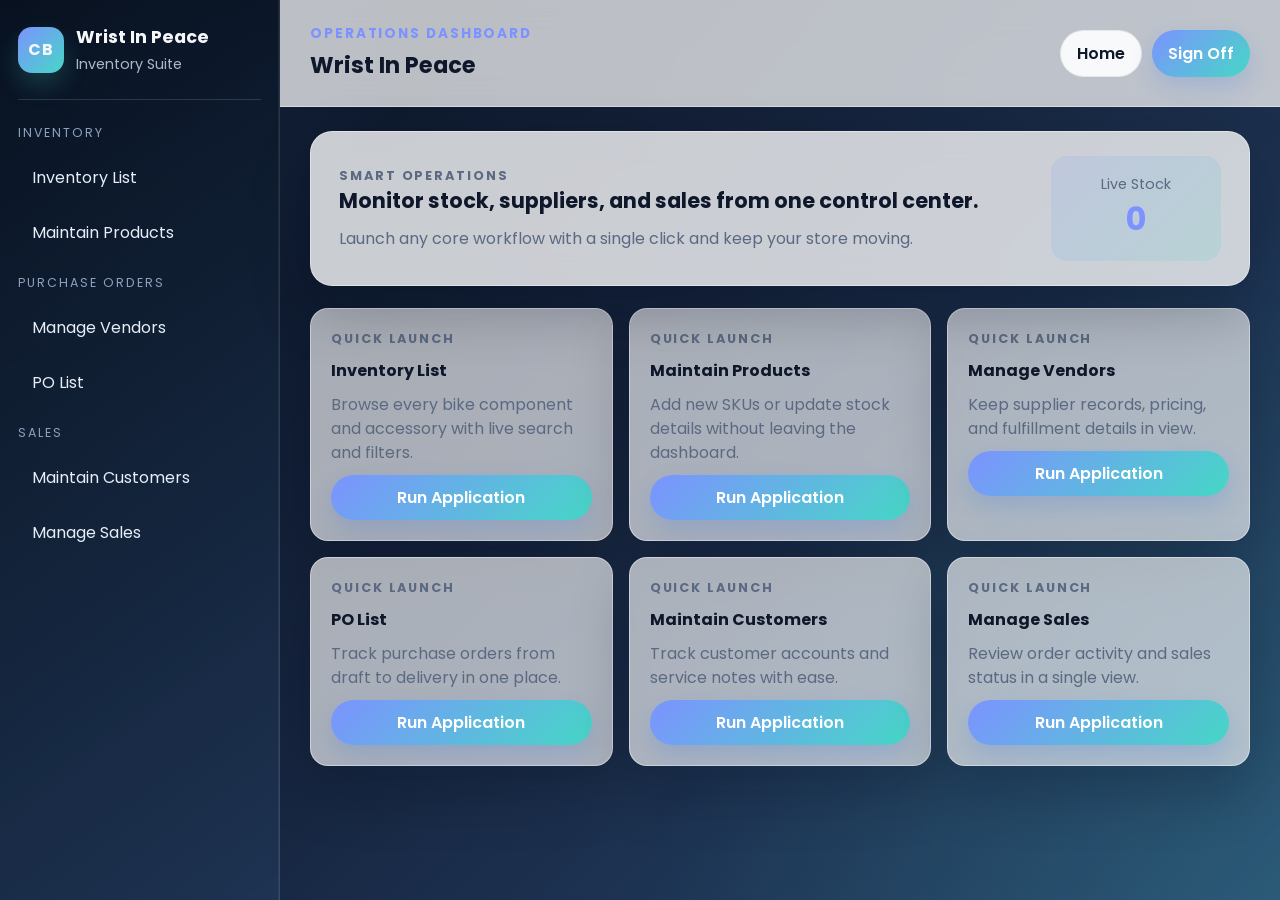
<file: index.html>
<!DOCTYPE html>
<html lang="en">
  <head>
    <meta charset="UTF-8" />
    <meta name="viewport" content="width=device-width, initial-scale=1.0" />
    <title>Wrist In Peace</title>
    <link rel="stylesheet" href="styles.css" />
    <script src="app.js" defer></script>
  </head>
  <body>
    <div class="app-shell">
      <aside class="sidebar">
        <div class="brand-block">
          <div class="brand-badge">CB</div>
          <div>
            <h1>Wrist In Peace</h1>
            <p>Inventory Suite</p>
          </div>
        </div>

        <nav class="sidebar-nav" aria-label="Primary navigation">
          <div class="nav-group">
            <p class="nav-heading">Inventory</p>
            <button class="nav-link active" data-view="inventory-list">Inventory List</button>
            <button class="nav-link" data-view="maintain-products">Maintain Products</button>
          </div>

          <div class="nav-group">
            <p class="nav-heading">Purchase Orders</p>
            <button class="nav-link" data-view="vendors">Manage Vendors</button>
            <button class="nav-link" data-view="po-list">PO List</button>
          </div>

          <div class="nav-group">
            <p class="nav-heading">Sales</p>
            <button class="nav-link" data-view="customers">Maintain Customers</button>
            <button class="nav-link" data-view="sales">Manage Sales</button>
          </div>
        </nav>
      </aside>

      <div class="content-panel">
        <header class="topbar">
          <div>
            <p class="topbar-kicker">Operations Dashboard</p>
            <h2>Wrist In Peace</h2>
          </div>
          <div class="topbar-actions">
            <button id="home-btn" class="btn btn-secondary">Home</button>
            <button id="signoff-btn" class="btn btn-primary">Sign Off</button>
          </div>
        </header>

        <main class="main-content">
          <section id="dashboard-view" class="view active">
            <div class="hero-card">
              <div>
                <p class="eyebrow">Smart operations</p>
                <h3>Monitor stock, suppliers, and sales from one control center.</h3>
                <p>Launch any core workflow with a single click and keep your store moving.</p>
              </div>
              <div class="hero-stat">
                <span>Live Stock</span>
                <strong id="stock-count">0</strong>
              </div>
            </div>

            <div id="quick-launch-grid" class="quick-launch-grid"></div>
          </section>

          <section id="inventory-list-view" class="view">
            <div class="section-heading">
              <div>
                <p class="eyebrow">Inventory</p>
                <h3>Inventory List</h3>
              </div>
              <button class="btn btn-primary" data-view="maintain-products">Add Product</button>
            </div>

            <div class="toolbar-card">
              <label class="field">
                <span>Search</span>
                <input id="inventory-search" type="search" placeholder="Search by item name or ID" />
              </label>
              <label class="field">
                <span>Category</span>
                <select id="inventory-category">
                  <option value="all">All Categories</option>
                </select>
              </label>
            </div>

            <div class="table-card">
              <table>
                <thead>
                  <tr>
                    <th>Item ID</th>
                    <th>Item Name</th>
                    <th>Category</th>
                    <th>Stock</th>
                    <th>Unit Price</th>
                    <th>Supplier</th>
                    <th>Photo</th>
                    <th>Actions</th>
                  </tr>
                </thead>
                <tbody id="inventory-table-body"></tbody>
              </table>
            </div>
          </section>

          <section id="maintain-products-view" class="view">
            <div class="section-heading">
              <div>
                <p class="eyebrow">Inventory</p>
                <h3 id="product-form-title">Maintain Products</h3>
              </div>
              <button id="reset-form-btn" class="btn btn-secondary">Reset</button>
            </div>

            <div class="form-grid">
              <form id="product-form" class="card form-card">
                <input type="hidden" id="item-id" />
                <label class="field">
                  <span>Item ID</span>
                  <select id="product-id" name="productId" required>
                    <option value="">Select an item</option>
                  </select>
                </label>
                <label class="field">
                  <span>Item Name</span>
                  <input id="product-name" name="productName" type="text" placeholder="Carbon Fiber Frame" required />
                </label>
                <label class="field">
                  <span>Category</span>
                  <select id="product-category" name="productCategory" required>
                    <option value="">Select Category</option>
                    <option value="Rolex">Rolex</option>
                    <option value="Patek Philippe">Patek Philippe</option>
                    <option value="Richard Mille">Richard Mille</option>
                    <option value="Complications">Complications</option>
                  </select>
                </label>
                <label class="field">
                  <span>Stock Quantity</span>
                  <input id="product-stock" name="productStock" type="number" min="0" required />
                </label>
                <label class="field">
                  <span>Unit Price</span>
                  <input id="product-price" name="productPrice" type="number" min="0" step="0.01" required />
                </label>
                <label class="field">
                  <span>Supplier / Vendor</span>
                  <input id="product-supplier" name="productSupplier" type="text" placeholder="AeroWorks" required />
                </label>
                <label class="field">
                  <span>Photo Placeholder</span>
                  <input id="product-photo" name="productPhoto" type="text" placeholder="Optional photo URL or label" />
                </label>
                <div class="form-actions">
                  <button class="btn btn-primary" type="submit">Save Product</button>
                </div>
              </form>

              <div class="card preview-card">
                <p class="eyebrow">Quick Preview</p>
                <h4 id="preview-name">Choose an item</h4>
                <div id="preview-image" class="preview-image"></div>
                <p id="preview-meta">Your product details will appear here as you edit.</p>
              </div>
            </div>
          </section>

          <section id="vendors-view" class="view">
            <div class="section-heading">
              <div>
                <p class="eyebrow">Purchase Orders</p>
                <h3>Manage Vendors</h3>
              </div>
            </div>
            <div class="card info-card">
              <p>Vendor onboarding, payment terms, and supplier performance tracking are ready for expansion.</p>
            </div>
          </section>

          <section id="po-list-view" class="view">
            <div class="section-heading">
              <div>
                <p class="eyebrow">Purchase Orders</p>
                <h3>PO List</h3>
              </div>
            </div>
            <div class="card info-card">
              <p>Purchase orders and approvals can be displayed here with line items and delivery dates.</p>
            </div>
          </section>

          <section id="customers-view" class="view">
            <div class="section-heading">
              <div>
                <p class="eyebrow">Sales</p>
                <h3>Maintain Customers</h3>
              </div>
            </div>
            <div class="card info-card">
              <p>Customer accounts and loyalty information are set up to grow with your storefront.</p>
            </div>
          </section>

          <section id="sales-view" class="view">
            <div class="section-heading">
              <div>
                <p class="eyebrow">Sales</p>
                <h3>Manage Sales</h3>
              </div>
            </div>
            <div class="card info-card">
              <p>Sales orders, returns, and fulfillment workflows can be managed from this view.</p>
            </div>
          </section>
        </main>
      </div>
    </div>
  </body>
</html>
</file>
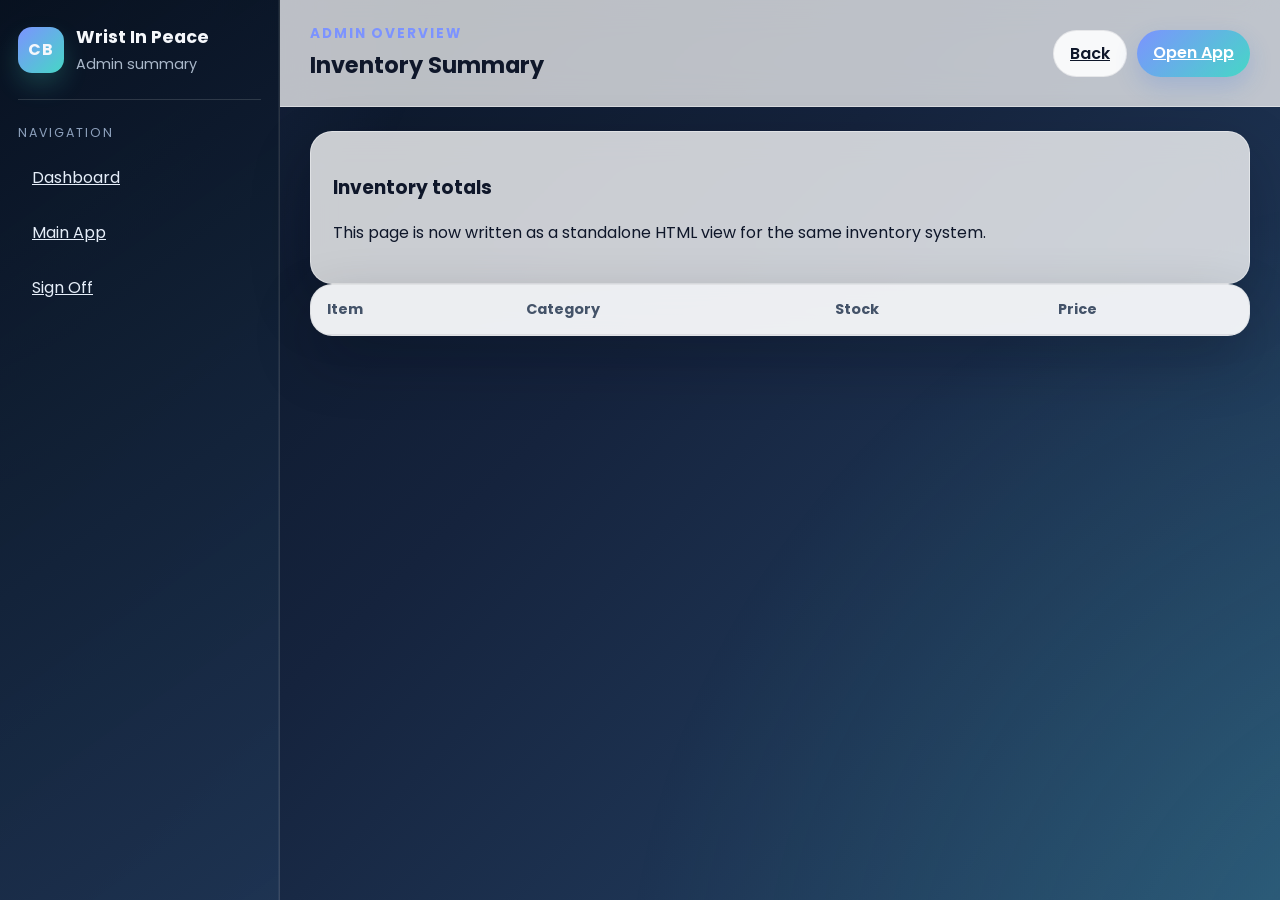
<file: admin.html>
<!DOCTYPE html>
<html lang="en">
  <head>
    <meta charset="UTF-8" />
    <meta name="viewport" content="width=device-width, initial-scale=1.0" />
    <title>Admin Summary</title>
    <link rel="stylesheet" href="styles.css" />
  </head>
  <body>
    <div class="app-shell">
      <aside class="sidebar">
        <div class="brand-block">
          <div class="brand-badge">CB</div>
          <div>
            <h1>Wrist In Peace</h1>
            <p>Admin summary</p>
          </div>
        </div>
        <nav class="sidebar-nav">
          <div class="nav-group">
            <p class="nav-heading">Navigation</p>
            <a class="nav-link" href="dashboard.html">Dashboard</a>
            <a class="nav-link" href="index.html">Main App</a>
            <a class="nav-link" href="login.html" onclick="localStorage.removeItem('watchInventoryAuth'); localStorage.removeItem('watchInventoryUser');">Sign Off</a>
          </div>
        </nav>
      </aside>

      <div class="content-panel">
        <header class="topbar">
          <div>
            <p class="topbar-kicker">Admin overview</p>
            <h2>Inventory Summary</h2>
          </div>
          <div class="topbar-actions">
            <a class="btn btn-secondary" href="dashboard.html">Back</a>
            <a class="btn btn-primary" href="index.html">Open App</a>
          </div>
        </header>

        <main class="main-content">
          <div class="card info-card">
            <h3>Inventory totals</h3>
            <p>This page is now written as a standalone HTML view for the same inventory system.</p>
          </div>
          <div class="table-card">
            <table>
              <thead>
                <tr>
                  <th>Item</th>
                  <th>Category</th>
                  <th>Stock</th>
                  <th>Price</th>
                </tr>
              </thead>
              <tbody id="admin-table-body"></tbody>
            </table>
          </div>
        </main>
      </div>
    </div>

    <script src="app.js"></script>
    <script>
      const adminBody = document.getElementById('admin-table-body');
      if (adminBody && window.inventoryItems) {
        adminBody.innerHTML = window.inventoryItems.map((item) => `
          <tr>
            <td>${item.itemName}</td>
            <td>${item.category}</td>
            <td>${item.stockQuantity}</td>
            <td>${formatCurrency(item.unitPrice)}</td>
          </tr>
        `).join('');
      }
    </script>
  </body>
</html>
</file>
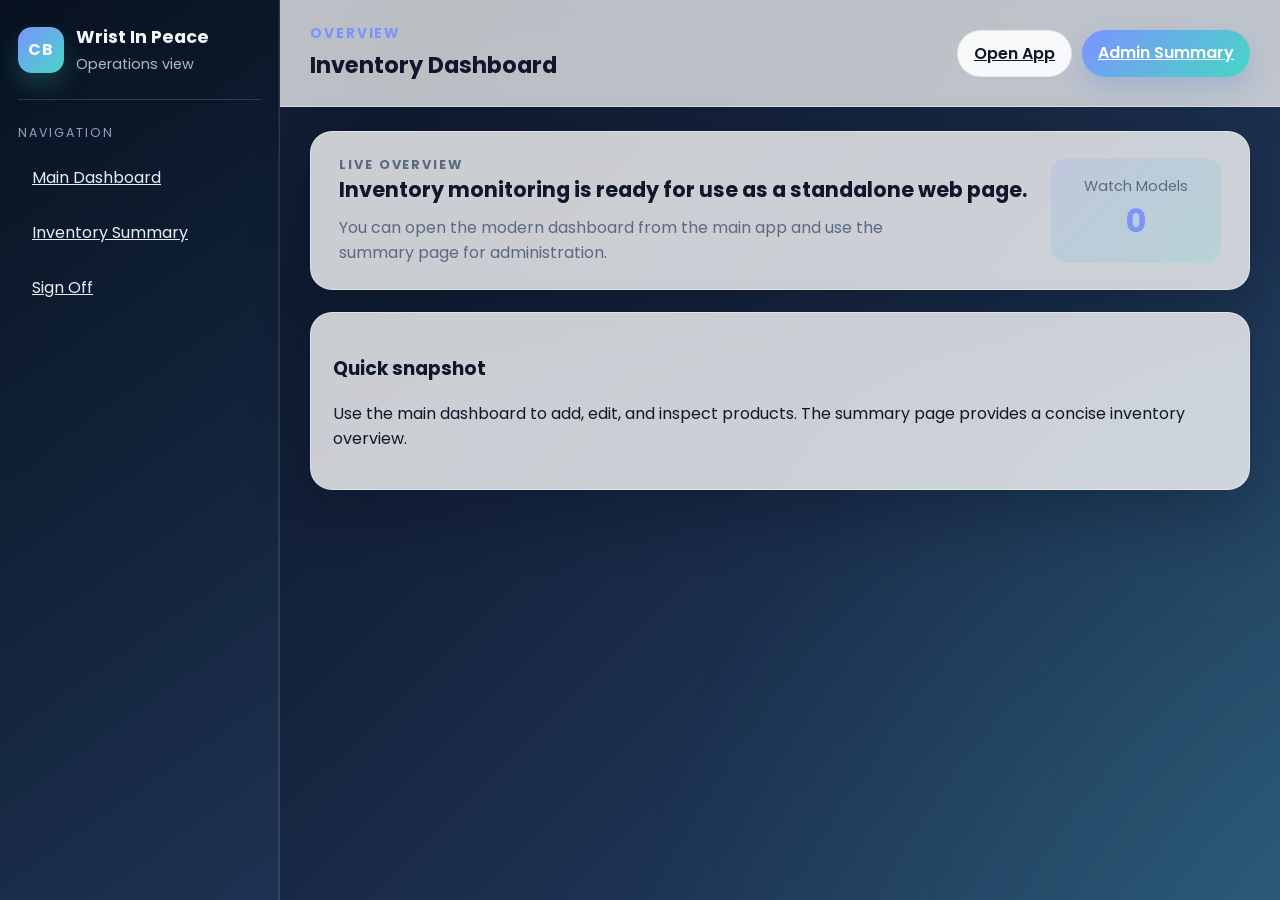
<file: dashboard.html>
<!DOCTYPE html>
<html lang="en">
  <head>
    <meta charset="UTF-8" />
    <meta name="viewport" content="width=device-width, initial-scale=1.0" />
    <title>Dashboard</title>
    <link rel="stylesheet" href="styles.css" />
  </head>
  <body>
    <div class="app-shell">
      <aside class="sidebar">
        <div class="brand-block">
          <div class="brand-badge">CB</div>
          <div>
            <h1>Wrist In Peace</h1>
            <p>Operations view</p>
          </div>
        </div>
        <nav class="sidebar-nav">
          <div class="nav-group">
            <p class="nav-heading">Navigation</p>
            <a class="nav-link" href="index.html">Main Dashboard</a>
            <a class="nav-link" href="admin.html">Inventory Summary</a>
            <a class="nav-link" href="login.html" onclick="localStorage.removeItem('watchInventoryAuth'); localStorage.removeItem('watchInventoryUser');">Sign Off</a>
          </div>
        </nav>
      </aside>

      <div class="content-panel">
        <header class="topbar">
          <div>
            <p class="topbar-kicker">Overview</p>
            <h2>Inventory Dashboard</h2>
          </div>
          <div class="topbar-actions">
            <a class="btn btn-secondary" href="index.html">Open App</a>
            <a class="btn btn-primary" href="admin.html">Admin Summary</a>
          </div>
        </header>

        <main class="main-content">
          <section class="hero-card">
            <div>
              <p class="eyebrow">Live overview</p>
              <h3>Inventory monitoring is ready for use as a standalone web page.</h3>
              <p>You can open the modern dashboard from the main app and use the summary page for administration.</p>
            </div>
            <div class="hero-stat">
              <span>Watch Models</span>
              <strong id="dashboard-model-count">0</strong>
            </div>
          </section>

          <div class="card info-card">
            <h3>Quick snapshot</h3>
            <p>Use the main dashboard to add, edit, and inspect products. The summary page provides a concise inventory overview.</p>
          </div>
        </main>
      </div>
    </div>

    <script src="app.js"></script>
    <script>
      const countEl = document.getElementById('dashboard-model-count');
      if (countEl && window.inventoryItems) {
        countEl.textContent = window.inventoryItems.length;
      }
    </script>
  </body>
</html>
</file>
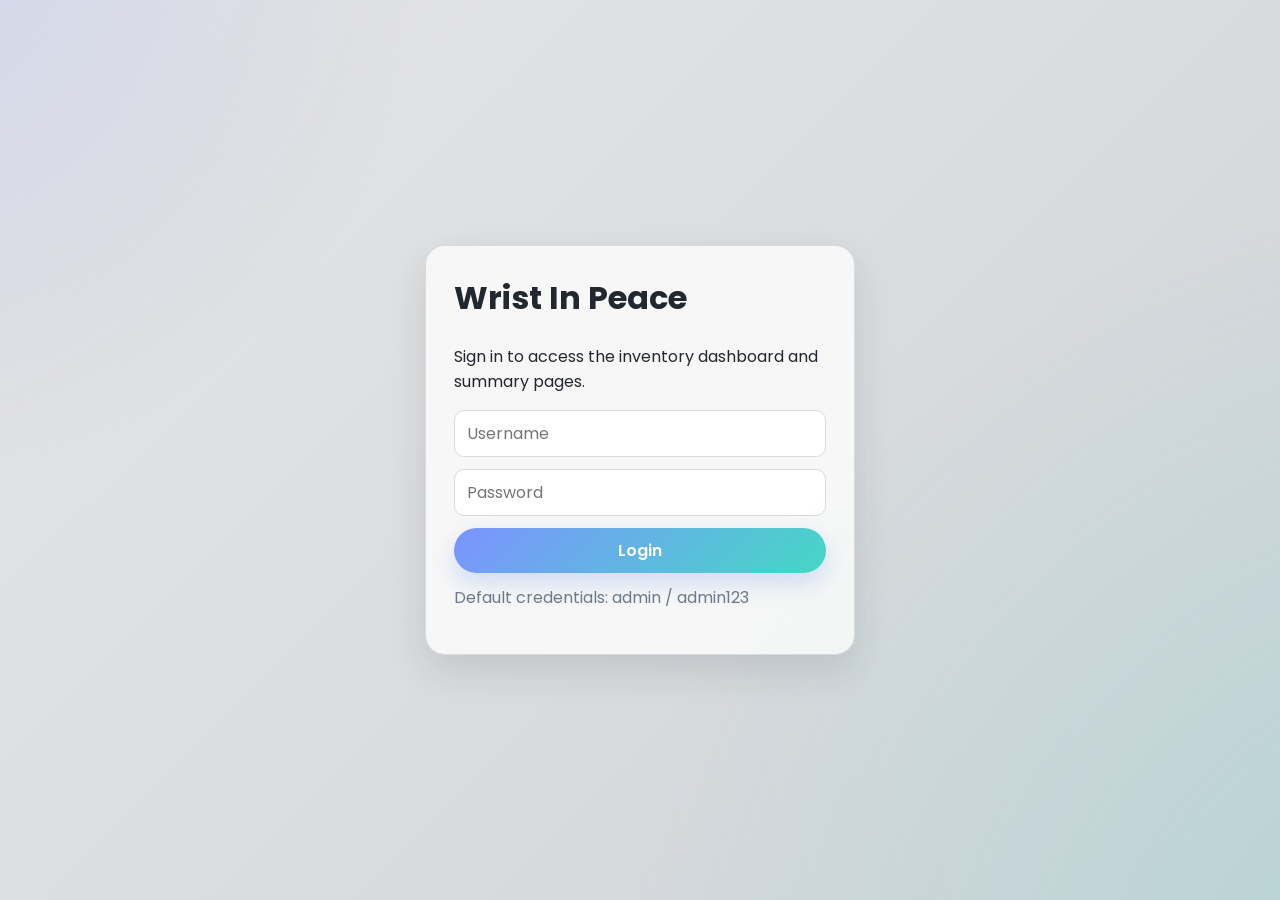
<file: login.html>
<!DOCTYPE html>
<html lang="en">
  <head>
    <meta charset="UTF-8" />
    <meta name="viewport" content="width=device-width, initial-scale=1.0" />
    <title>Wrist In Peace Login</title>
    <link rel="stylesheet" href="styles.css" />
    <style>
      body {
        margin: 0;
        min-height: 100vh;
        display: grid;
        place-items: center;
        background: linear-gradient(135deg, #e6e6e6, #cfd3d8);
        color: #23272f;
      }
      .login-card {
        width: min(92vw, 430px);
        background: #f7f7f7;
        color: #23272f;
        padding: 28px;
        border-radius: 20px;
        box-shadow: 0 16px 38px rgba(35, 39, 47, 0.12);
        border: 1px solid #d7dce2;
      }
      .login-card h1 {
        margin-top: 0;
      }
      .login-card form {
        display: grid;
        gap: 12px;
      }
      .login-card input {
        width: 100%;
        padding: 10px 12px;
        border-radius: 10px;
        border: 1px solid #d7dce2;
        background: #fff;
      }
      .login-card button {
        width: 100%;
        border-radius: 999px;
      }
    </style>
  </head>
  <body>
    <div class="login-card">
      <h1>Wrist In Peace</h1>
      <p>Sign in to access the inventory dashboard and summary pages.</p>
      <form id="login-form">
        <input id="username-input" type="text" name="username" placeholder="Username" required />
        <input id="password-input" type="password" name="password" placeholder="Password" required />
        <button class="btn btn-primary" type="submit">Login</button>
      </form>
      <p style="margin-top: 12px; color: #6d7a8a;">Default credentials: admin / admin123</p>
    </div>

    <script>
      const loginForm = document.getElementById('login-form');
      const usernameInput = document.getElementById('username-input');
      const passwordInput = document.getElementById('password-input');

      loginForm.addEventListener('submit', (event) => {
        event.preventDefault();

        const username = usernameInput.value.trim();
        const password = passwordInput.value.trim();

        if (username === 'admin' && password === 'admin123') {
          localStorage.setItem('watchInventoryAuth', 'true');
          localStorage.setItem('watchInventoryUser', username);
          window.location.href = 'index.html';
        } else {
          alert('Invalid username or password.');
        }
      });
    </script>
  </body>
</html>
</file>
<file: styles.css>
@import url('https://fonts.googleapis.com/css2?family=Poppins:wght@400;500;600;700&display=swap');

:root {
  --sidebar-bg: linear-gradient(145deg, rgba(7, 17, 31, 0.96), rgba(31, 53, 84, 0.88));
  --sidebar-accent: #7c93ff;
  --accent-2: #46d7c6;
  --bg: linear-gradient(135deg, #07111f 0%, #15233d 45%, #27466b 100%);
  --card: rgba(255, 255, 255, 0.64);
  --card-strong: rgba(255, 255, 255, 0.78);
  --text: #0f172a;
  --muted: #5b6a82;
  --border: rgba(255, 255, 255, 0.42);
  --shadow: 0 24px 60px rgba(3, 8, 20, 0.24);
}

* {
  box-sizing: border-box;
}

body {
  margin: 0;
  padding: 0;
  font-family: 'Poppins', 'Segoe UI', Roboto, Arial, sans-serif;
  background: var(--bg);
  color: var(--text);
  min-height: 100vh;
}

body::before {
  content: '';
  position: fixed;
  inset: -15%;
  background: radial-gradient(circle at top left, rgba(124, 147, 255, 0.24), transparent 32%),
    radial-gradient(circle at bottom right, rgba(70, 215, 198, 0.2), transparent 42%);
  pointer-events: none;
  z-index: 0;
}

button,
input,
select {
  font: inherit;
}

button {
  cursor: pointer;
}

.app-shell {
  position: relative;
  z-index: 1;
  display: grid;
  grid-template-columns: 280px 1fr;
  min-height: 100vh;
}

.sidebar {
  background: var(--sidebar-bg);
  color: #f5f7fb;
  padding: 24px 18px;
  position: sticky;
  top: 0;
  height: 100vh;
  border-right: 1px solid rgba(255, 255, 255, 0.14);
  box-shadow: inset -1px 0 0 rgba(255,255,255,0.06);
}

.brand-block {
  display: flex;
  align-items: center;
  gap: 12px;
  padding-bottom: 24px;
  border-bottom: 1px solid rgba(255, 255, 255, 0.14);
}

.brand-badge {
  display: grid;
  place-items: center;
  width: 46px;
  height: 46px;
  border-radius: 14px;
  background: linear-gradient(135deg, var(--sidebar-accent), var(--accent-2));
  box-shadow: 0 12px 24px rgba(70, 215, 198, 0.2);
  font-weight: 700;
  letter-spacing: 0.08em;
}

.brand-block h1 {
  margin: 0 0 4px;
  font-size: 1.1rem;
}

.brand-block p {
  margin: 0;
  color: #aab8ca;
  font-size: 0.9rem;
}

.sidebar-nav {
  display: flex;
  flex-direction: column;
  gap: 18px;
  margin-top: 24px;
}

.nav-group {
  display: flex;
  flex-direction: column;
  gap: 8px;
}

.nav-heading {
  margin: 0 0 4px;
  font-size: 0.78rem;
  letter-spacing: 0.16em;
  text-transform: uppercase;
  color: #8da0bc;
}

.nav-link {
  border: none;
  border-radius: 12px;
  padding: 11px 14px;
  background: transparent;
  color: #e6eef9;
  text-align: left;
  transition: background 180ms ease, transform 180ms ease;
}

.nav-link:hover,
.nav-link.active {
  background: rgba(255, 255, 255, 0.12);
  transform: translateX(2px);
}

.content-panel {
  display: flex;
  flex-direction: column;
}

.topbar {
  display: flex;
  justify-content: space-between;
  align-items: center;
  padding: 24px 30px;
  background: rgba(255, 255, 255, 0.72);
  backdrop-filter: blur(18px);
  border-bottom: 1px solid var(--border);
}

.topbar-kicker {
  margin: 0 0 4px;
  color: var(--sidebar-accent);
  font-size: 0.85rem;
  font-weight: 700;
  text-transform: uppercase;
  letter-spacing: 0.14em;
}

.topbar h2 {
  margin: 0;
  font-size: 1.4rem;
}

.topbar-actions {
  display: flex;
  gap: 10px;
}

.main-content {
  padding: 24px 30px 40px;
}

.view {
  display: none;
}

.view.active {
  display: block;
}

.hero-card,
.card,
.toolbar-card,
.table-card {
  background: var(--card-strong);
  border: 1px solid var(--border);
  border-radius: 22px;
  box-shadow: var(--shadow);
  backdrop-filter: blur(16px);
}

.hero-card {
  padding: 24px 28px;
  display: flex;
  justify-content: space-between;
  align-items: center;
  gap: 20px;
  margin-bottom: 22px;
}

.hero-card h3 {
  margin: 0 0 10px;
  font-size: 1.3rem;
}

.hero-card p {
  margin: 0;
  color: var(--muted);
  max-width: 620px;
}

.eyebrow {
  margin: 0 0 8px;
  font-size: 0.8rem;
  font-weight: 700;
  text-transform: uppercase;
  letter-spacing: 0.15em;
  color: var(--sidebar-accent);
}

.hero-stat {
  min-width: 170px;
  background: linear-gradient(135deg, rgba(124, 147, 255, 0.15), rgba(70, 215, 198, 0.16));
  border-radius: 16px;
  padding: 18px;
  text-align: center;
}

.hero-stat span {
  display: block;
  color: var(--muted);
  font-size: 0.9rem;
}

.hero-stat strong {
  font-size: 2rem;
  color: var(--sidebar-accent);
}

.quick-launch-grid {
  display: grid;
  gap: 16px;
  grid-template-columns: repeat(auto-fit, minmax(240px, 1fr));
}

.launch-card {
  padding: 20px;
  background: var(--card);
  border: 1px solid var(--border);
  border-radius: 18px;
  box-shadow: var(--shadow);
  display: flex;
  flex-direction: column;
  gap: 10px;
  transition: transform 180ms ease, box-shadow 180ms ease;
}

.launch-card:hover {
  transform: translateY(-3px);
  box-shadow: 0 22px 48px rgba(15, 23, 42, 0.16);
}

.launch-card h4 {
  margin: 0;
  font-size: 1rem;
}

.launch-card p {
  margin: 0;
  color: var(--muted);
  line-height: 1.5;
}

.section-heading {
  display: flex;
  justify-content: space-between;
  align-items: center;
  margin-bottom: 18px;
}

.section-heading h3 {
  margin: 0;
  font-size: 1.25rem;
}

.toolbar-card {
  padding: 18px;
  display: flex;
  gap: 16px;
  align-items: end;
  flex-wrap: wrap;
  margin-bottom: 16px;
}

.field {
  display: flex;
  flex-direction: column;
  gap: 6px;
  min-width: 220px;
  color: var(--muted);
  font-size: 0.92rem;
}

.field span {
  font-weight: 600;
}

.field input,
.field select {
  padding: 10px 12px;
  border: 1px solid rgba(15, 23, 42, 0.14);
  border-radius: 12px;
  background: rgba(255, 255, 255, 0.9);
  color: var(--text);
}

.table-card {
  overflow: hidden;
}

table {
  width: 100%;
  border-collapse: collapse;
}

th,
td {
  padding: 14px 16px;
  text-align: left;
  border-bottom: 1px solid rgba(15, 23, 42, 0.08);
}

.inventory-thumb {
  width: 70px;
  height: 56px;
  object-fit: cover;
  border-radius: 10px;
  border: 1px solid var(--border);
}

th {
  background: rgba(248, 250, 252, 0.75);
  color: #445369;
  font-size: 0.9rem;
}

tbody tr:hover {
  background: rgba(124, 147, 255, 0.08);
}

.badge {
  display: inline-flex;
  align-items: center;
  justify-content: center;
  padding: 6px 10px;
  border-radius: 999px;
  background: rgba(124, 147, 255, 0.14);
  color: #445369;
  font-size: 0.84rem;
  font-weight: 600;
}

.form-grid {
  display: grid;
  grid-template-columns: 1.1fr 0.9fr;
  gap: 18px;
}

.form-card,
.preview-card,
.info-card {
  padding: 22px;
}

.form-card {
  display: grid;
  gap: 12px;
}

.form-actions {
  display: flex;
  justify-content: flex-start;
  margin-top: 4px;
}

.preview-image {
  min-height: 180px;
  border-radius: 16px;
  background: linear-gradient(135deg, rgba(255,255,255,0.86), rgba(226, 232, 240, 0.75));
  border: 1px dashed rgba(124, 147, 255, 0.4);
  margin: 10px 0 14px;
  display: flex;
  align-items: center;
  justify-content: center;
  color: #6480ad;
  font-weight: 600;
  background-size: contain;
  background-position: center;
  background-repeat: no-repeat;
  overflow: hidden;
  position: relative;
}

.preview-image::before {
  content: '';
  position: absolute;
  inset: 0;
  background: linear-gradient(180deg, rgba(255,255,255,0.18), rgba(255,255,255,0.04));
  pointer-events: none;
}

.btn {
  border: none;
  border-radius: 999px;
  padding: 10px 16px;
  font-weight: 600;
  transition: transform 180ms ease, box-shadow 180ms ease;
}

.btn:hover {
  transform: translateY(-1px);
}

.btn-primary {
  background: linear-gradient(135deg, var(--sidebar-accent), var(--accent-2));
  color: white;
  box-shadow: 0 10px 24px rgba(45, 108, 223, 0.2);
}

.btn-secondary {
  background: rgba(255, 255, 255, 0.9);
  color: var(--text);
  border: 1px solid rgba(15, 23, 42, 0.08);
}

.action-btn {
  border: none;
  background: rgba(124, 147, 255, 0.12);
  color: var(--sidebar-accent);
  border-radius: 999px;
  padding: 7px 10px;
  margin-right: 8px;
}

.action-btn.danger {
  background: rgba(255, 241, 241, 0.9);
  color: #bb3b3b;
}

@media (max-width: 960px) {
  .app-shell {
    grid-template-columns: 1fr;
  }

  .sidebar {
    position: static;
    height: auto;
  }

  .form-grid {
    grid-template-columns: 1fr;
  }
}

@media (max-width: 640px) {
  .topbar,
  .main-content {
    padding-left: 16px;
    padding-right: 16px;
  }

  .topbar {
    flex-direction: column;
    align-items: flex-start;
    gap: 12px;
  }

  .hero-card {
    flex-direction: column;
    align-items: flex-start;
  }

  .toolbar-card {
    flex-direction: column;
    align-items: stretch;
  }

  table {
    display: block;
    overflow-x: auto;
  }
}
</file>
